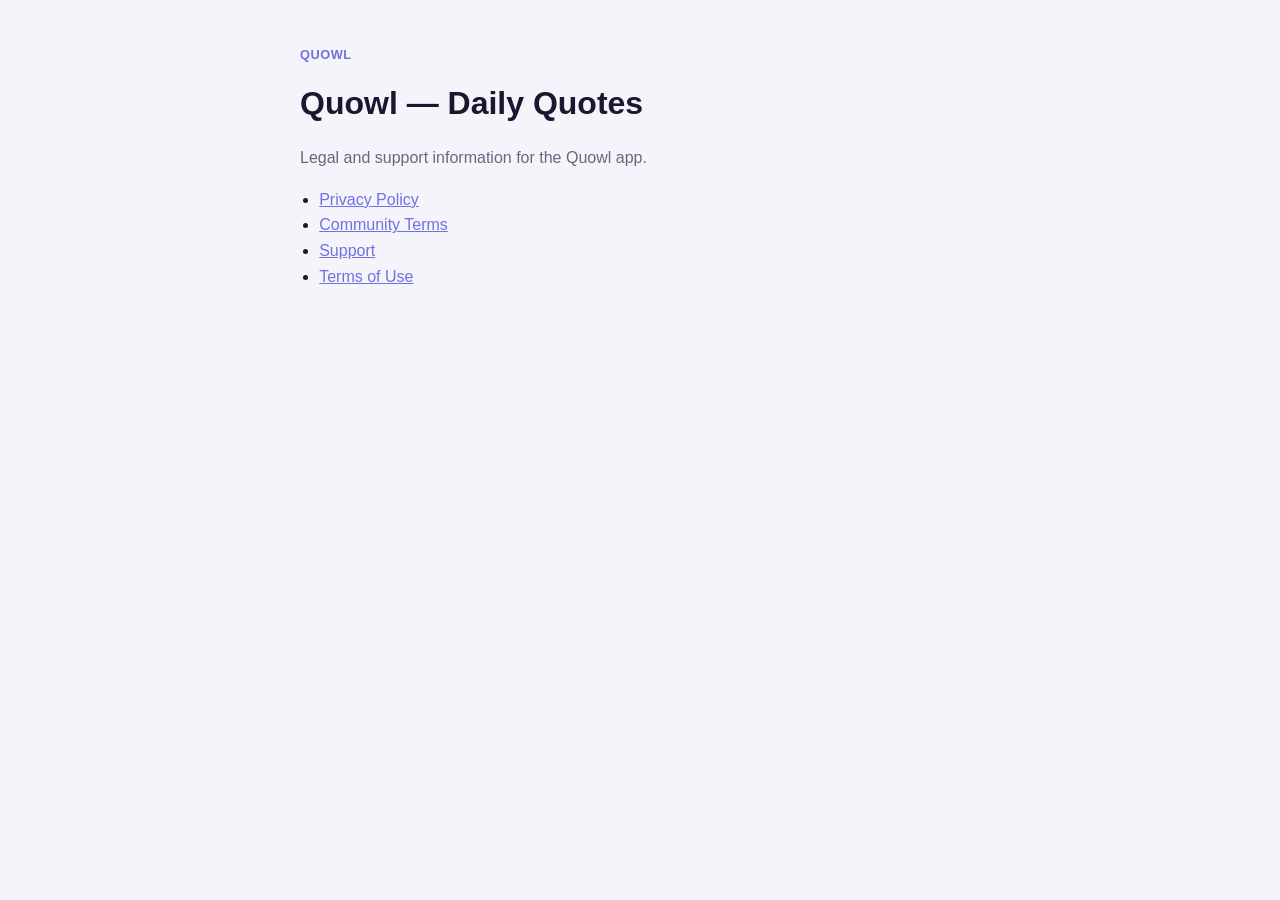
<file: index.html>
<!doctype html>
<html lang="en">
<head>
<meta charset="utf-8">
<meta name="viewport" content="width=device-width, initial-scale=1">
<title>Quowl</title>
<link rel="stylesheet" href="style.css">
</head>
<body>
<main>
  <p class="brand">Quowl</p>
  <h1>Quowl — Daily Quotes</h1>
  <p class="lead">Legal and support information for the Quowl app.</p>
  <ul>
    <li><a href="privacy/">Privacy Policy</a></li>
    <li><a href="community-terms/">Community Terms</a></li>
    <li><a href="support/">Support</a></li>
    <li><a href="terms/">Terms of Use</a></li>
  </ul>
</main>
</body>
</html>
</file>
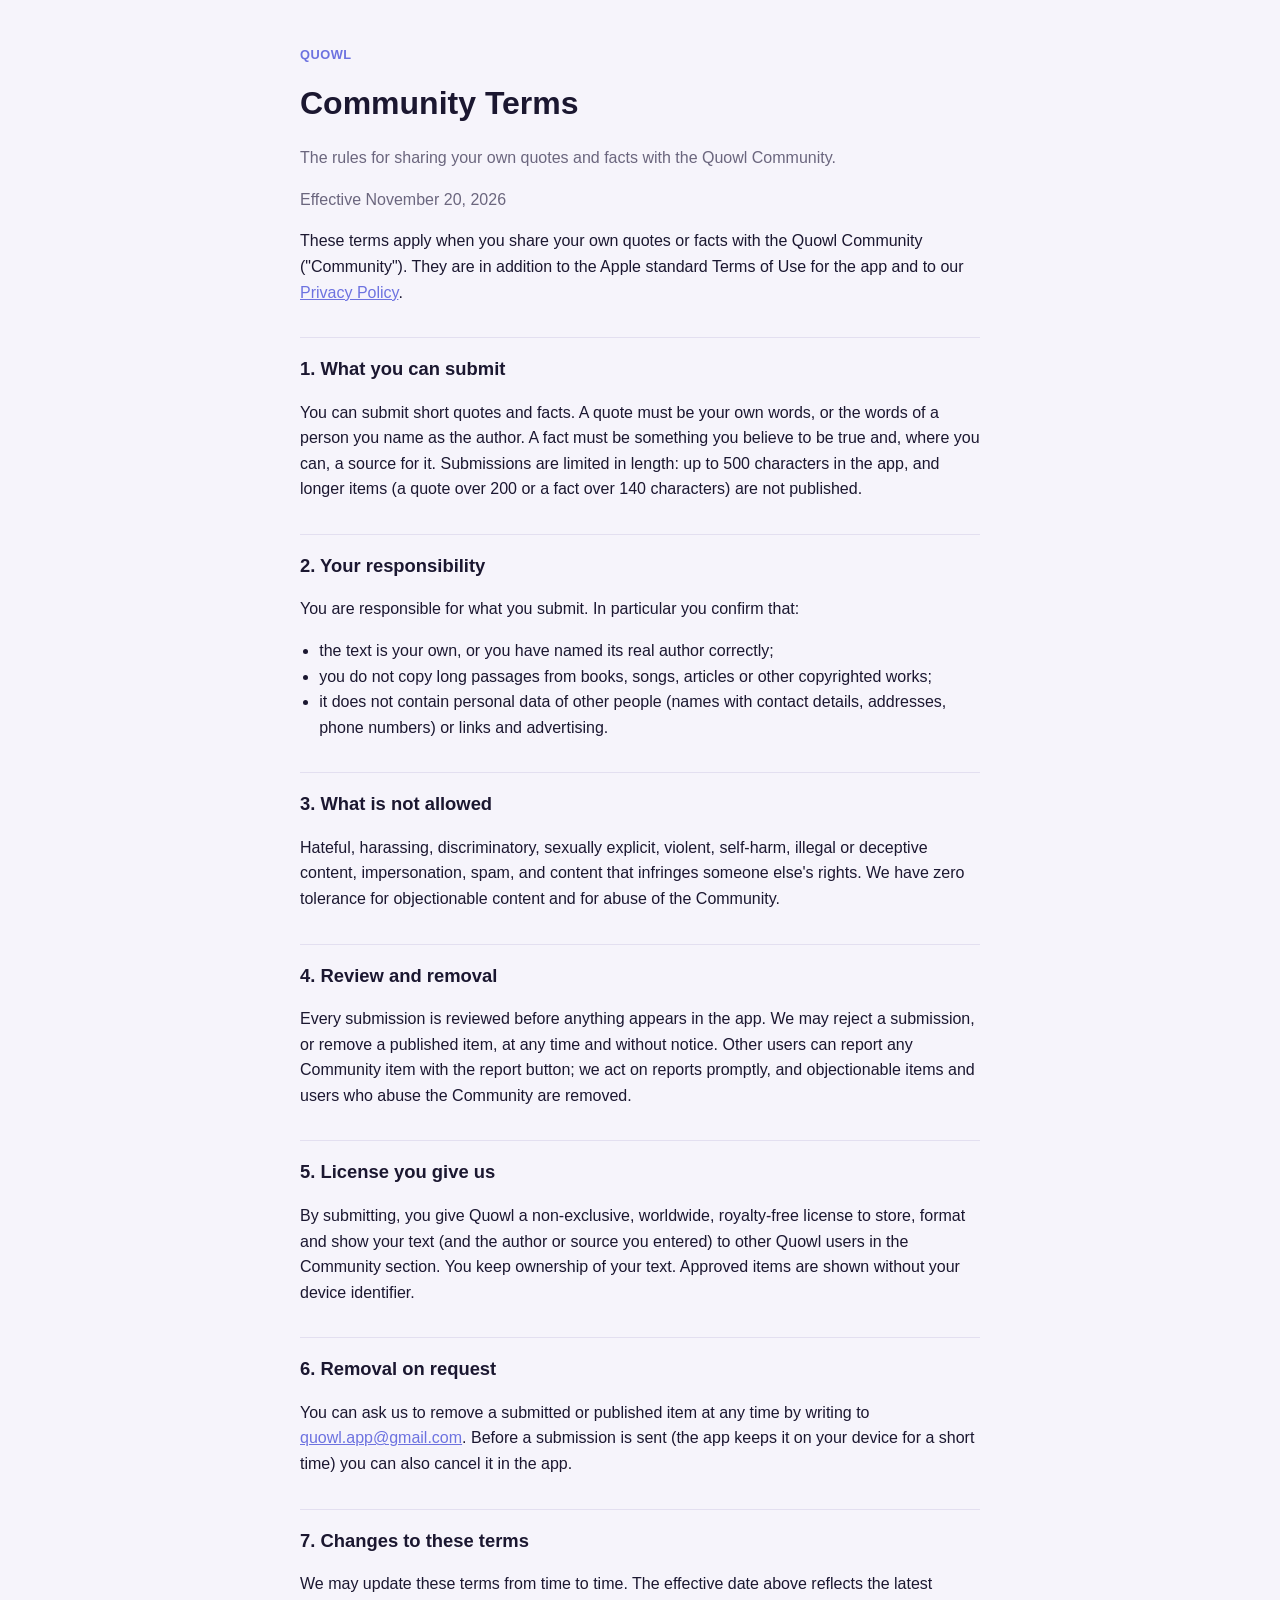
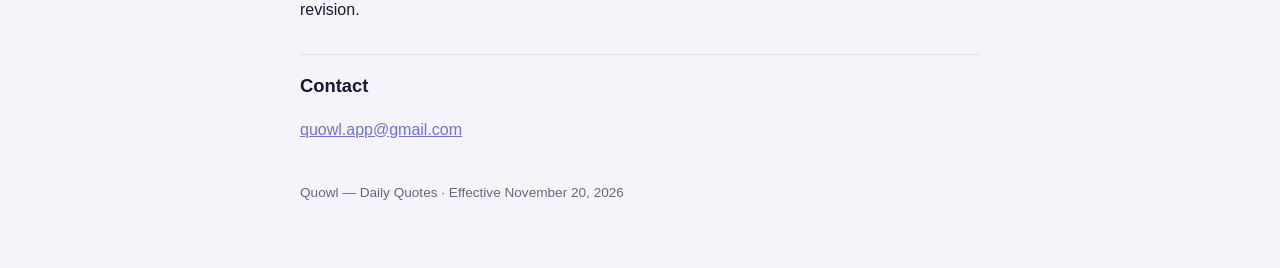
<file: community-terms/index.html>
<!doctype html>
<html lang="en">
<head>
<meta charset="utf-8">
<meta name="viewport" content="width=device-width, initial-scale=1">
<title>Quowl Community Terms</title>
<link rel="stylesheet" href="../style.css">
</head>
<body>
<main>
  <p class="brand">Quowl</p>
  <h1>Community Terms</h1>
  <p class="lead">The rules for sharing your own quotes and facts with the Quowl Community.</p>
  <p class="meta">Effective November 20, 2026</p>

  <p>These terms apply when you share your own quotes or facts with the Quowl Community ("Community"). They are in addition to the Apple standard Terms of Use for the app and to our <a href="../privacy/">Privacy Policy</a>.</p>

  <h2>1. What you can submit</h2>
  <p>You can submit short quotes and facts. A quote must be your own words, or the words of a person you name as the author. A fact must be something you believe to be true and, where you can, a source for it. Submissions are limited in length: up to 500 characters in the app, and longer items (a quote over 200 or a fact over 140 characters) are not published.</p>

  <h2>2. Your responsibility</h2>
  <p>You are responsible for what you submit. In particular you confirm that:</p>
  <ul>
    <li>the text is your own, or you have named its real author correctly;</li>
    <li>you do not copy long passages from books, songs, articles or other copyrighted works;</li>
    <li>it does not contain personal data of other people (names with contact details, addresses, phone numbers) or links and advertising.</li>
  </ul>

  <h2>3. What is not allowed</h2>
  <p>Hateful, harassing, discriminatory, sexually explicit, violent, self-harm, illegal or deceptive content, impersonation, spam, and content that infringes someone else's rights. We have zero tolerance for objectionable content and for abuse of the Community.</p>

  <h2>4. Review and removal</h2>
  <p>Every submission is reviewed before anything appears in the app. We may reject a submission, or remove a published item, at any time and without notice. Other users can report any Community item with the report button; we act on reports promptly, and objectionable items and users who abuse the Community are removed.</p>

  <h2>5. License you give us</h2>
  <p>By submitting, you give Quowl a non-exclusive, worldwide, royalty-free license to store, format and show your text (and the author or source you entered) to other Quowl users in the Community section. You keep ownership of your text. Approved items are shown without your device identifier.</p>

  <h2>6. Removal on request</h2>
  <p>You can ask us to remove a submitted or published item at any time by writing to <a href="mailto:quowl.app@gmail.com">quowl.app@gmail.com</a>. Before a submission is sent (the app keeps it on your device for a short time) you can also cancel it in the app.</p>

  <h2>7. Changes to these terms</h2>
  <p>We may update these terms from time to time. The effective date above reflects the latest revision.</p>

  <h2>Contact</h2>
  <p><a href="mailto:quowl.app@gmail.com">quowl.app@gmail.com</a></p>

  <footer>Quowl — Daily Quotes · Effective November 20, 2026</footer>
</main>
</body>
</html>
</file>
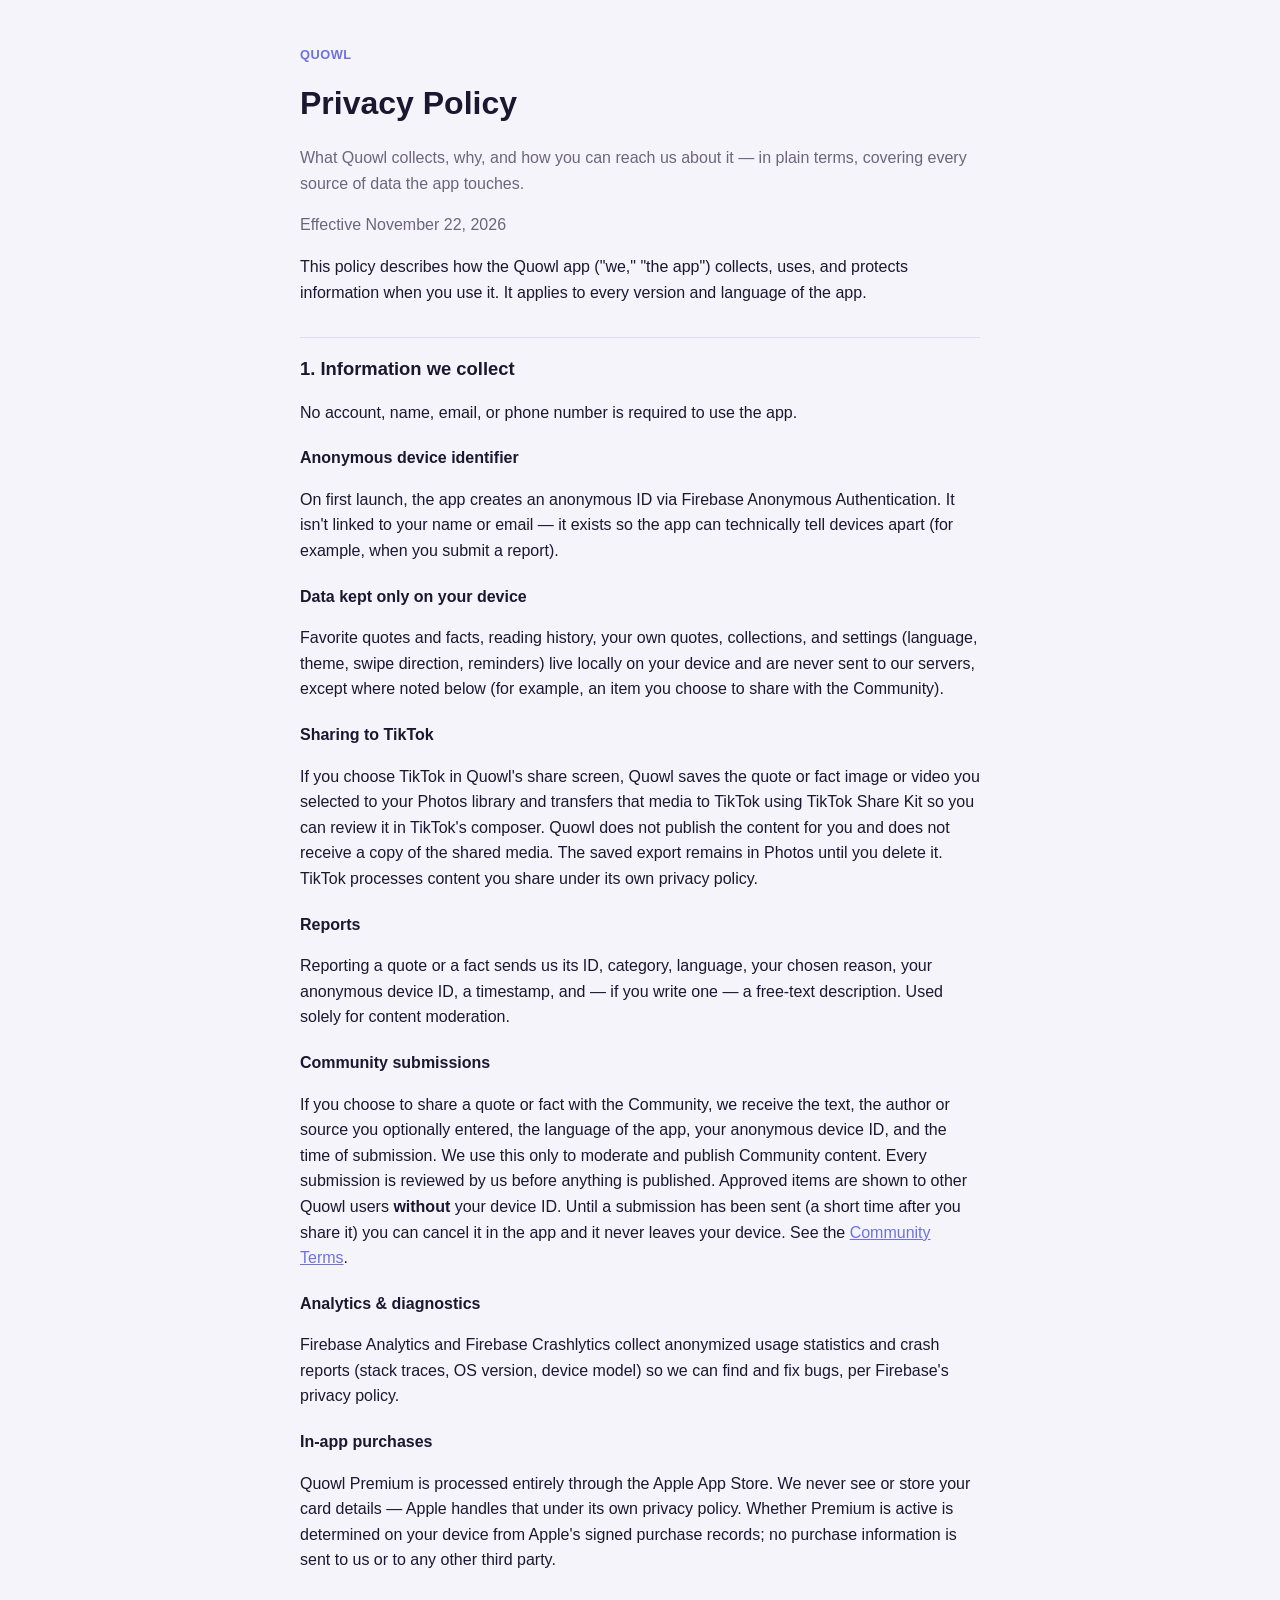
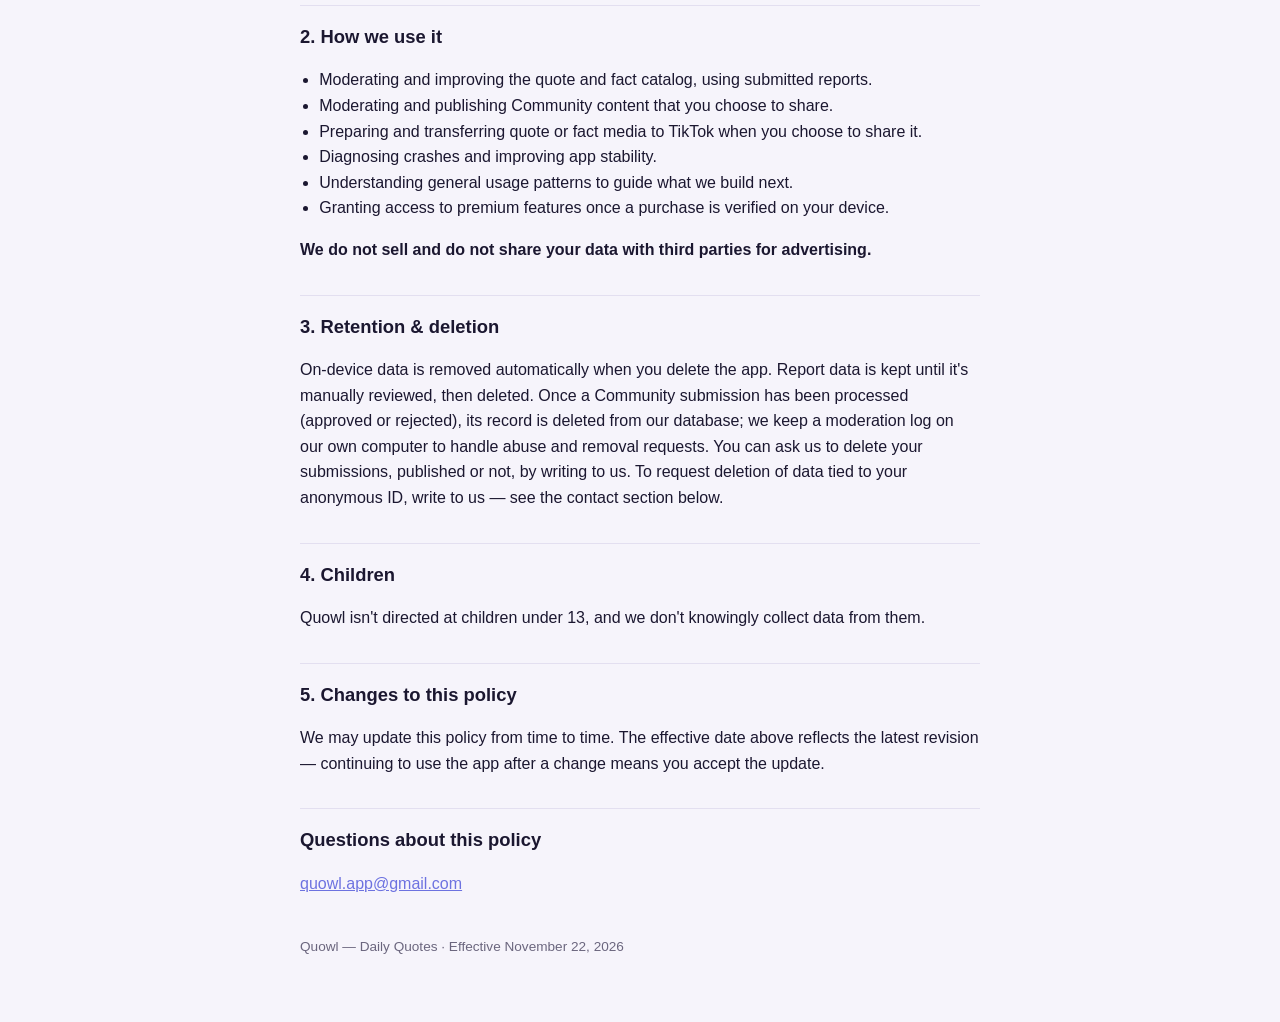
<file: privacy/index.html>
<!doctype html>
<html lang="en">
<head>
<meta charset="utf-8">
<meta name="viewport" content="width=device-width, initial-scale=1">
<title>Quowl Privacy Policy</title>
<link rel="stylesheet" href="../style.css">
</head>
<body>
<main>
  <p class="brand">Quowl</p>
  <h1>Privacy Policy</h1>
  <p class="lead">What Quowl collects, why, and how you can reach us about it — in plain terms, covering every source of data the app touches.</p>
  <p class="meta">Effective November 22, 2026</p>

  <p>This policy describes how the Quowl app ("we," "the app") collects, uses, and protects information when you use it. It applies to every version and language of the app.</p>

  <h2>1. Information we collect</h2>
  <p>No account, name, email, or phone number is required to use the app.</p>

  <h3>Anonymous device identifier</h3>
  <p>On first launch, the app creates an anonymous ID via Firebase Anonymous Authentication. It isn't linked to your name or email — it exists so the app can technically tell devices apart (for example, when you submit a report).</p>

  <h3>Data kept only on your device</h3>
  <p>Favorite quotes and facts, reading history, your own quotes, collections, and settings (language, theme, swipe direction, reminders) live locally on your device and are never sent to our servers, except where noted below (for example, an item you choose to share with the Community).</p>

  <h3>Sharing to TikTok</h3>
  <p>If you choose TikTok in Quowl's share screen, Quowl saves the quote or fact image or video you selected to your Photos library and transfers that media to TikTok using TikTok Share Kit so you can review it in TikTok's composer. Quowl does not publish the content for you and does not receive a copy of the shared media. The saved export remains in Photos until you delete it. TikTok processes content you share under its own privacy policy.</p>

  <h3>Reports</h3>
  <p>Reporting a quote or a fact sends us its ID, category, language, your chosen reason, your anonymous device ID, a timestamp, and — if you write one — a free-text description. Used solely for content moderation.</p>

  <h3>Community submissions</h3>
  <p>If you choose to share a quote or fact with the Community, we receive the text, the author or source you optionally entered, the language of the app, your anonymous device ID, and the time of submission. We use this only to moderate and publish Community content. Every submission is reviewed by us before anything is published. Approved items are shown to other Quowl users <strong>without</strong> your device ID. Until a submission has been sent (a short time after you share it) you can cancel it in the app and it never leaves your device. See the <a href="../community-terms/">Community Terms</a>.</p>

  <h3>Analytics &amp; diagnostics</h3>
  <p>Firebase Analytics and Firebase Crashlytics collect anonymized usage statistics and crash reports (stack traces, OS version, device model) so we can find and fix bugs, per Firebase's privacy policy.</p>

  <h3>In-app purchases</h3>
  <p>Quowl Premium is processed entirely through the Apple App Store. We never see or store your card details — Apple handles that under its own privacy policy. Whether Premium is active is determined on your device from Apple's signed purchase records; no purchase information is sent to us or to any other third party.</p>

  <h2>2. How we use it</h2>
  <ul>
    <li>Moderating and improving the quote and fact catalog, using submitted reports.</li>
    <li>Moderating and publishing Community content that you choose to share.</li>
    <li>Preparing and transferring quote or fact media to TikTok when you choose to share it.</li>
    <li>Diagnosing crashes and improving app stability.</li>
    <li>Understanding general usage patterns to guide what we build next.</li>
    <li>Granting access to premium features once a purchase is verified on your device.</li>
  </ul>
  <p><strong>We do not sell and do not share your data with third parties for advertising.</strong></p>

  <h2>3. Retention &amp; deletion</h2>
  <p>On-device data is removed automatically when you delete the app. Report data is kept until it's manually reviewed, then deleted. Once a Community submission has been processed (approved or rejected), its record is deleted from our database; we keep a moderation log on our own computer to handle abuse and removal requests. You can ask us to delete your submissions, published or not, by writing to us. To request deletion of data tied to your anonymous ID, write to us — see the contact section below.</p>

  <h2>4. Children</h2>
  <p>Quowl isn't directed at children under 13, and we don't knowingly collect data from them.</p>

  <h2>5. Changes to this policy</h2>
  <p>We may update this policy from time to time. The effective date above reflects the latest revision — continuing to use the app after a change means you accept the update.</p>

  <h2>Questions about this policy</h2>
  <p><a href="mailto:quowl.app@gmail.com">quowl.app@gmail.com</a></p>

  <footer>Quowl — Daily Quotes · Effective November 22, 2026</footer>
</main>
</body>
</html>
</file>
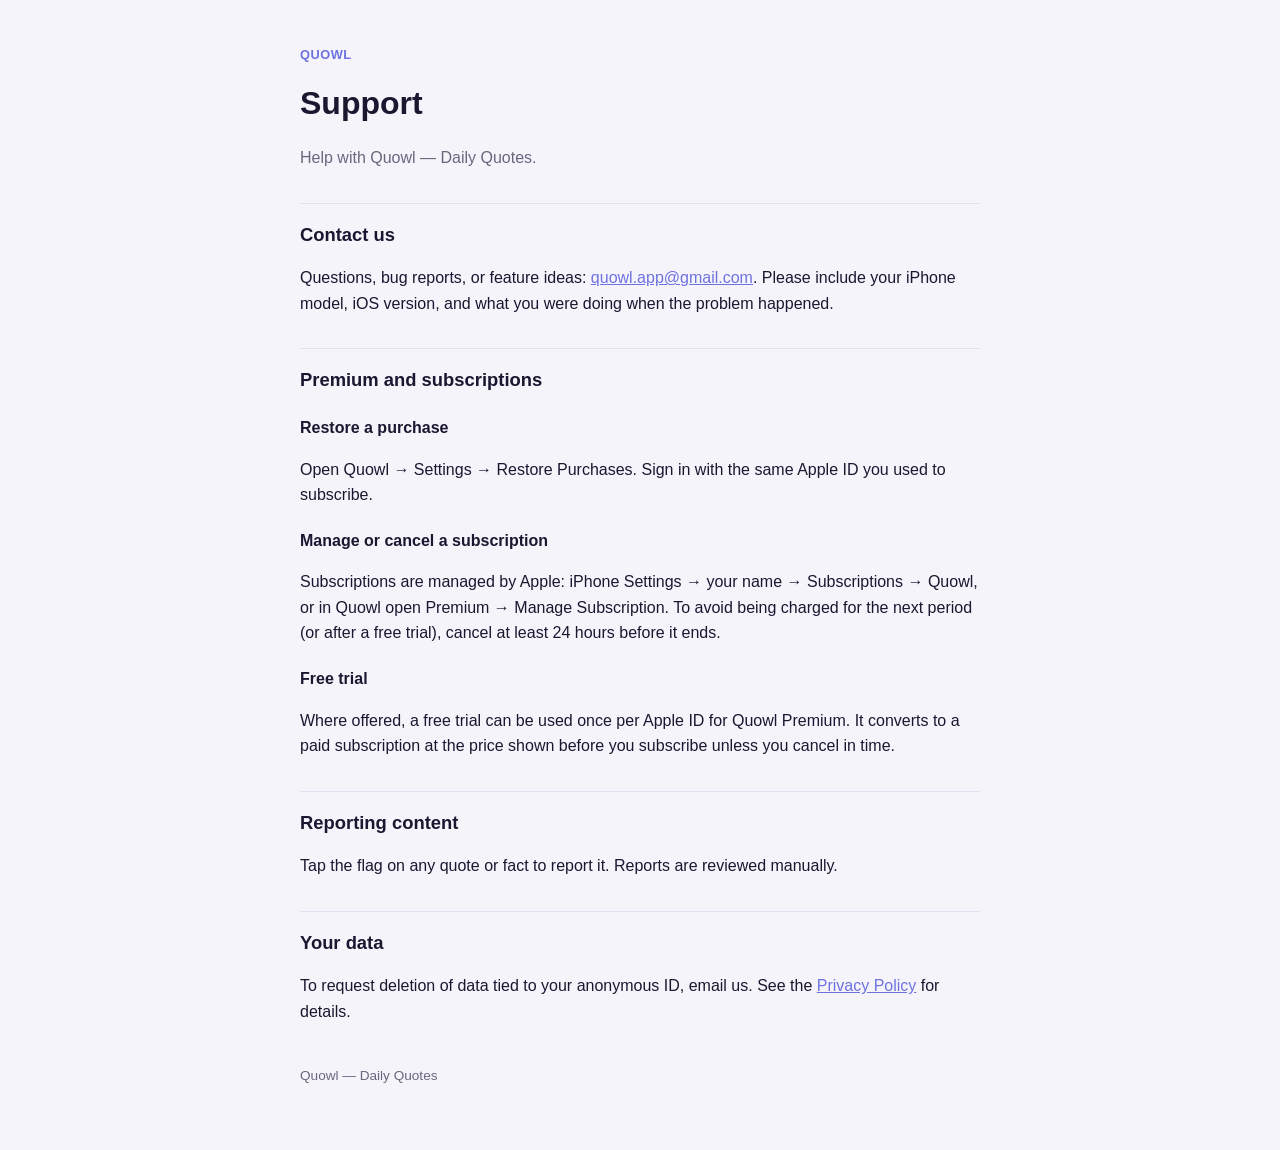
<file: support/index.html>
<!doctype html>
<html lang="en">
<head>
<meta charset="utf-8">
<meta name="viewport" content="width=device-width, initial-scale=1">
<title>Quowl Support</title>
<link rel="stylesheet" href="../style.css">
</head>
<body>
<main>
  <p class="brand">Quowl</p>
  <h1>Support</h1>
  <p class="lead">Help with Quowl — Daily Quotes.</p>

  <h2>Contact us</h2>
  <p>Questions, bug reports, or feature ideas: <a href="mailto:quowl.app@gmail.com">quowl.app@gmail.com</a>. Please include your iPhone model, iOS version, and what you were doing when the problem happened.</p>

  <h2>Premium and subscriptions</h2>
  <h3>Restore a purchase</h3>
  <p>Open Quowl → Settings → Restore Purchases. Sign in with the same Apple ID you used to subscribe.</p>
  <h3>Manage or cancel a subscription</h3>
  <p>Subscriptions are managed by Apple: iPhone Settings → your name → Subscriptions → Quowl, or in Quowl open Premium → Manage Subscription. To avoid being charged for the next period (or after a free trial), cancel at least 24 hours before it ends.</p>
  <h3>Free trial</h3>
  <p>Where offered, a free trial can be used once per Apple ID for Quowl Premium. It converts to a paid subscription at the price shown before you subscribe unless you cancel in time.</p>

  <h2>Reporting content</h2>
  <p>Tap the flag on any quote or fact to report it. Reports are reviewed manually.</p>

  <h2>Your data</h2>
  <p>To request deletion of data tied to your anonymous ID, email us. See the <a href="../privacy/">Privacy Policy</a> for details.</p>

  <footer>Quowl — Daily Quotes</footer>
</main>
</body>
</html>
</file>
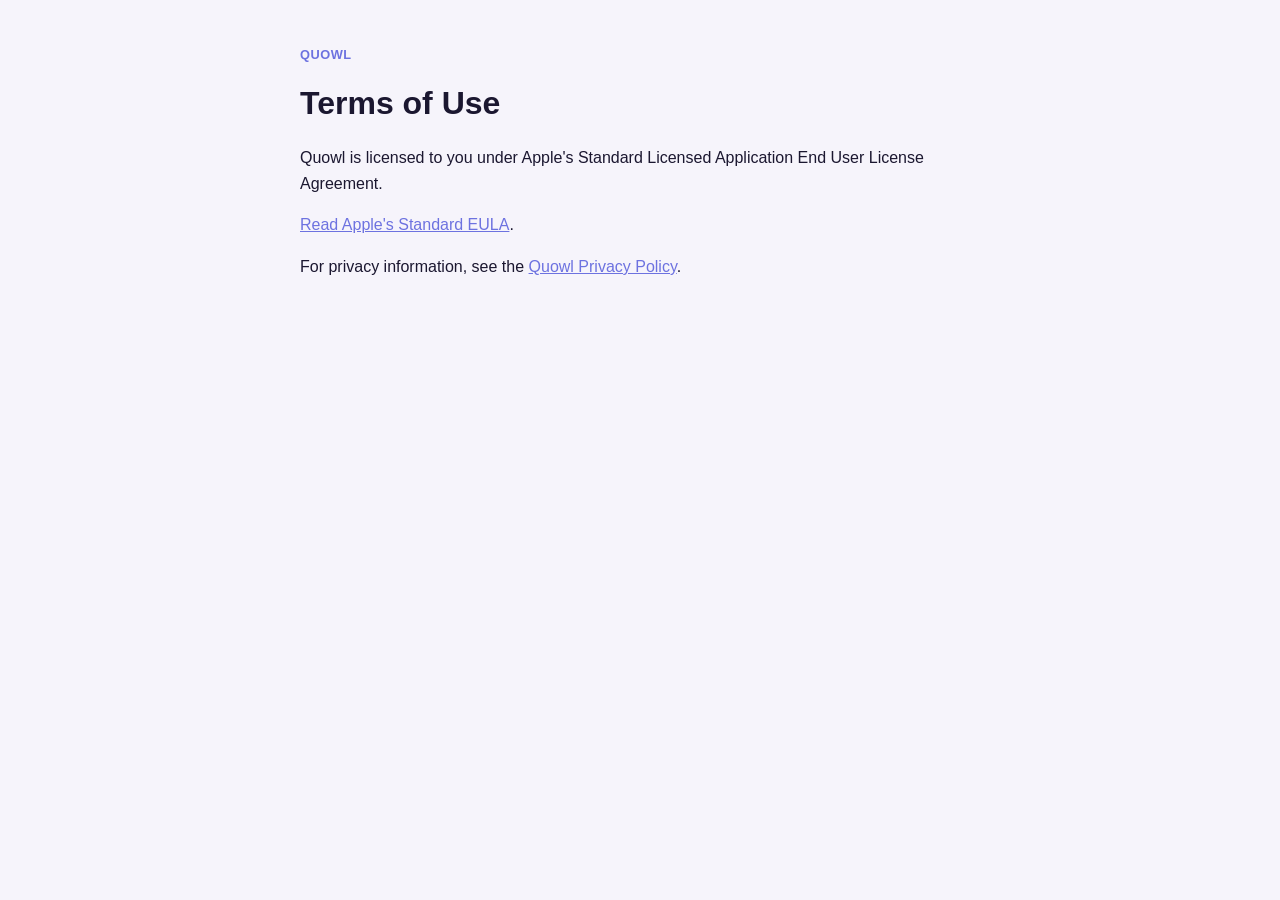
<file: terms/index.html>
<!doctype html>
<html lang="en">
<head>
  <meta charset="utf-8">
  <meta name="viewport" content="width=device-width, initial-scale=1">
  <title>Quowl Terms of Use</title>
  <link rel="stylesheet" href="../style.css">
</head>
<body>
<main>
  <p class="brand">Quowl</p>
  <h1>Terms of Use</h1>
  <p>Quowl is licensed to you under Apple's Standard Licensed Application End User License Agreement.</p>
  <p><a href="https://www.apple.com/legal/internet-services/itunes/dev/stdeula/">Read Apple's Standard EULA</a>.</p>
  <p>For privacy information, see the <a href="../privacy/">Quowl Privacy Policy</a>.</p>
</main>
</body>
</html>
</file>
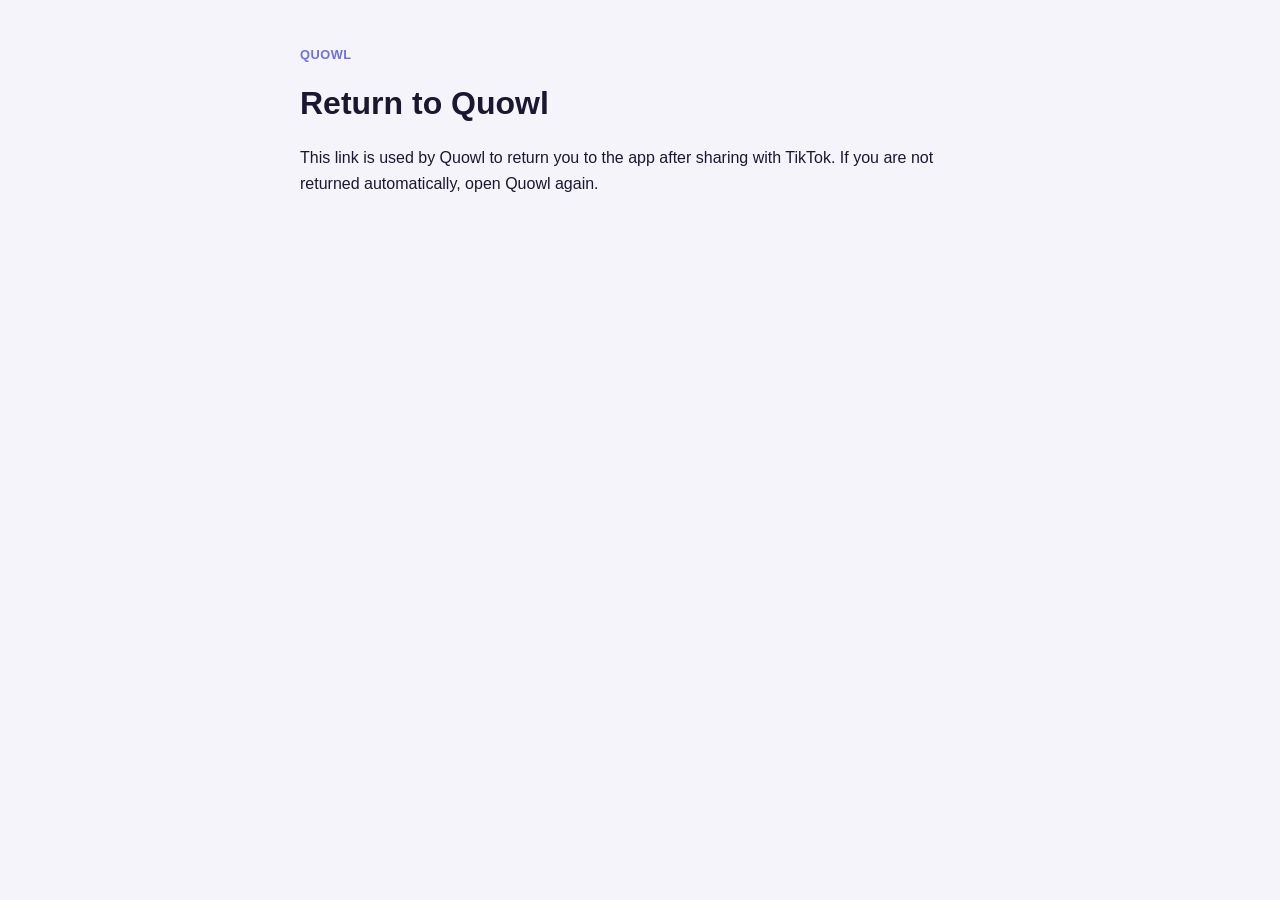
<file: tiktok/share/index.html>
<!doctype html>
<html lang="en">
<head>
  <meta charset="utf-8">
  <meta name="viewport" content="width=device-width, initial-scale=1">
  <title>Return to Quowl</title>
  <link rel="stylesheet" href="../../style.css">
</head>
<body>
<main>
  <p class="brand">Quowl</p>
  <h1>Return to Quowl</h1>
  <p>This link is used by Quowl to return you to the app after sharing with TikTok. If you are not returned automatically, open Quowl again.</p>
</main>
</body>
</html>
</file>
<file: style.css>
:root { color-scheme: light dark; --bg:#f6f4fb; --card:#fff; --text:#1b1730; --muted:#6b667e; --accent:#6d72e0; --line:#e3dff0; }
@media (prefers-color-scheme: dark) { :root { --bg:#171326; --card:#211c35; --text:#fff; --muted:#b9b9c8; --accent:#8f93f6; --line:#332d4d; } }
* { box-sizing: border-box; }
body { margin:0; background:var(--bg); color:var(--text); font:16px/1.6 -apple-system, BlinkMacSystemFont, "Segoe UI", Roboto, Helvetica, Arial, sans-serif; }
main { max-width:720px; margin:0 auto; padding:32px 20px 64px; }
h1 { font-size:2rem; margin:0 0 4px; }
h2 { font-size:1.15rem; margin:32px 0 8px; padding-top:16px; border-top:1px solid var(--line); }
h3 { font-size:1rem; margin:20px 0 4px; }
p, li { color:var(--text); }
.lead, .meta { color:var(--muted); }
.brand { color:var(--accent); font-weight:600; letter-spacing:.04em; text-transform:uppercase; font-size:.8rem; }
a { color:var(--accent); }
ul { padding-left:1.2rem; }
.card { background:var(--card); border:1px solid var(--line); border-radius:14px; padding:4px 20px 20px; margin-top:20px; }
footer { margin-top:40px; color:var(--muted); font-size:.85rem; }
</file>
